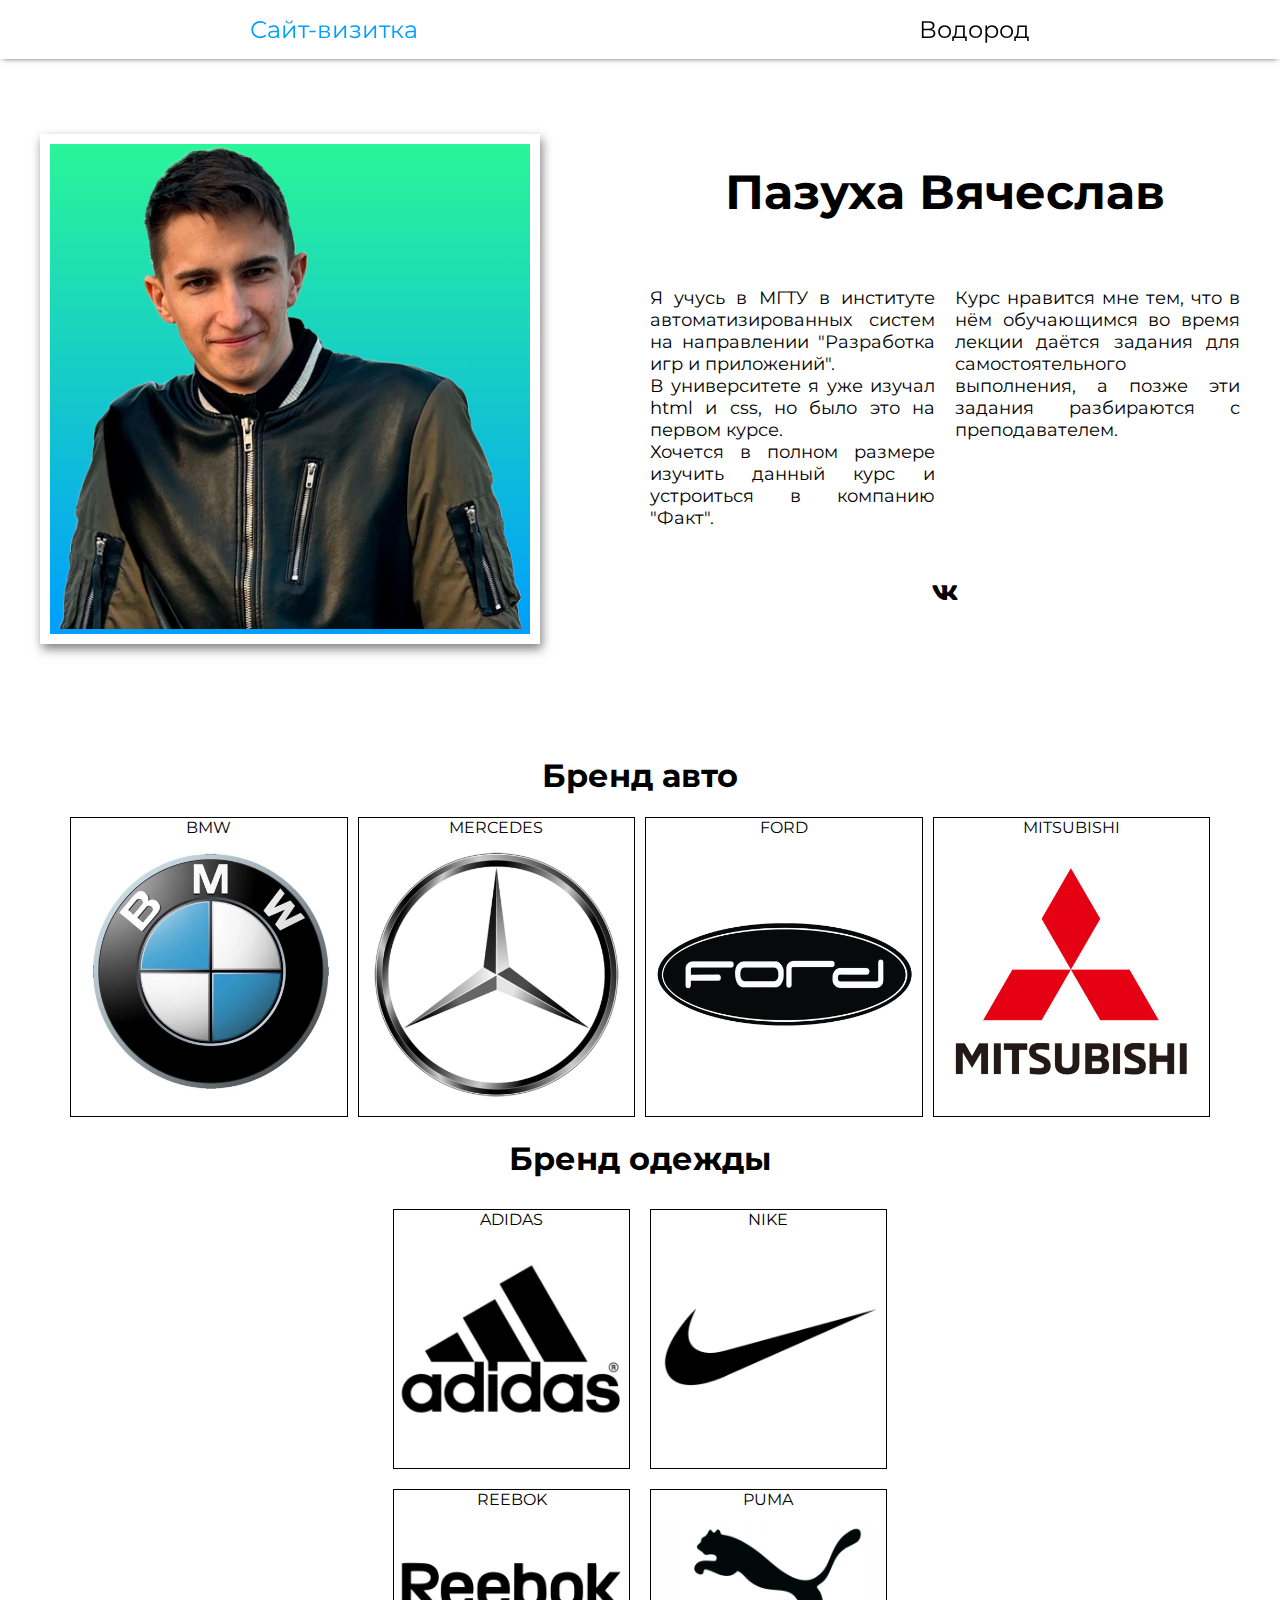
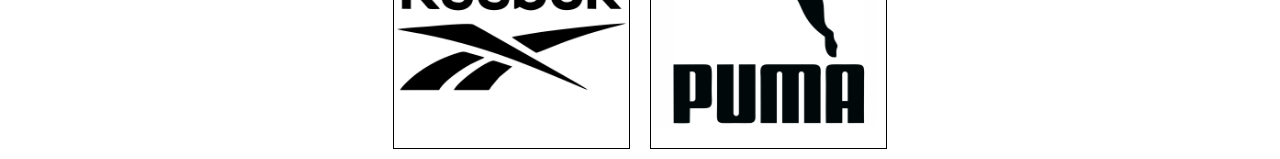
<file: site8/assets/index.html>
<!DOCTYPE html>
<html lang="ru">

<head>
  <title>Сайт-визитка</title>
  <meta charset="UTF-8">
  <meta name="viewport" content="width=device-width, initial-scale=1.0">
  <link rel="stylesheet" href="https://fonts.googleapis.com/css2?family=Montserrat:wght@300;400;500;600;700&display=swap">
  <link rel="stylesheet" href="https://cdn.jsdelivr.net/npm/boxicons@latest/css/boxicons.min.css">
  <link rel="stylesheet" href="styles/style.css">
  <link rel="icon" href="media/foto.png">
</head>

<body>

<header class="header">
  <a href="index.html" class="logo">Сайт-визитка</a>
  <a href="vodorod.html" class="vodorod">Водород</a>
</header>

<main>
<div class="hero1">
  <div class="container hero__container">
    <div class="hero__box">
      <img class="hero__box-img" src="media/me.png" alt="">
    </div>
    <div class="hero__about">
      <h1 class="hero__title">Пазуха Вячеслав</h1>
      <div class="container2">
      <p class="hero__subtitle">
        Я учусь в МГТУ в институте автоматизированных систем на направлении "Разработка игр и приложений".<br>
        В университете я уже изучал html и css, но было это на первом курсе.<br>
        Хочется в полном размере изучить данный курс и устроиться в компанию "Факт".</p>
      <p class="hero__description">
        Курс нравится мне тем, что в нём обучающимся во время лекции даётся задания
        для самостоятельного выполнения, а позже эти задания разбираются с преподавателем.<br>
      </p>
      </div>
      <div class="hero__links">
        <a class="hero__link" href="https://vk.com/real_slavik" target="_blank"><i class='bx bxl-vk'></i></a>
      </div>
    </div>
  </div>
</div>
<br>
<br>
<br>
<br>
  <div><h1 class="car">Бренд авто</h1></div>
  <div class="container3">
    <div class="car1">
      <div class="info1">BMW</div>
      <div class="foto1"><img src="media/bmw.jpg" alt="bmw-logo"></div>
    </div>
    <div class="car2">
      <div class="info2">MERCEDES</div>
      <div class="foto2"><img src="media/mercedes.jpg" alt="mercedes-logo"></div>
    </div>
    <div class="car3">
      <div class="info3">FORD</div>
      <div class="foto3"><img src="media/ford.jpg" alt="ford-logo"></div>
    </div>
    <div class="car4">
      <div class="info4">MITSUBISHI</div>
      <div class="foto4"><img src="media/mitsu.jpg" alt="mitsubishi-logo"></div>
    </div>
  </div>
<div class="hero3">
<div><h1 class="odeshda">Бренд одежды</h1></div>
<div class="container4">
  <div class="odeshda1">
    <div class="info5">ADIDAS</div>
    <div class="foto5" ><img src="media/adidas.jpg" alt="adidas-logo"></div>
  </div>
  <div class="odeshda2">
    <div class="info6">NIKE</div>
    <div class="foto6"><img src="media/nike.jpg" alt="nike-logo"></div>
  </div>
  <br>
  <div class="odeshda3">
    <div class="info7">REEBOK</div>
    <div class="foto7"><img src="media/reebok.jpg" alt="reebok-logo"></div>
  </div>
  <div class="odeshda4">
    <div class="info8">PUMA</div>
    <div class="foto8"><img src="media/puma.jpg" alt="puma-logo"></div>
  </div>
</div>
</div>
</main>

</body>
</html>
</file>
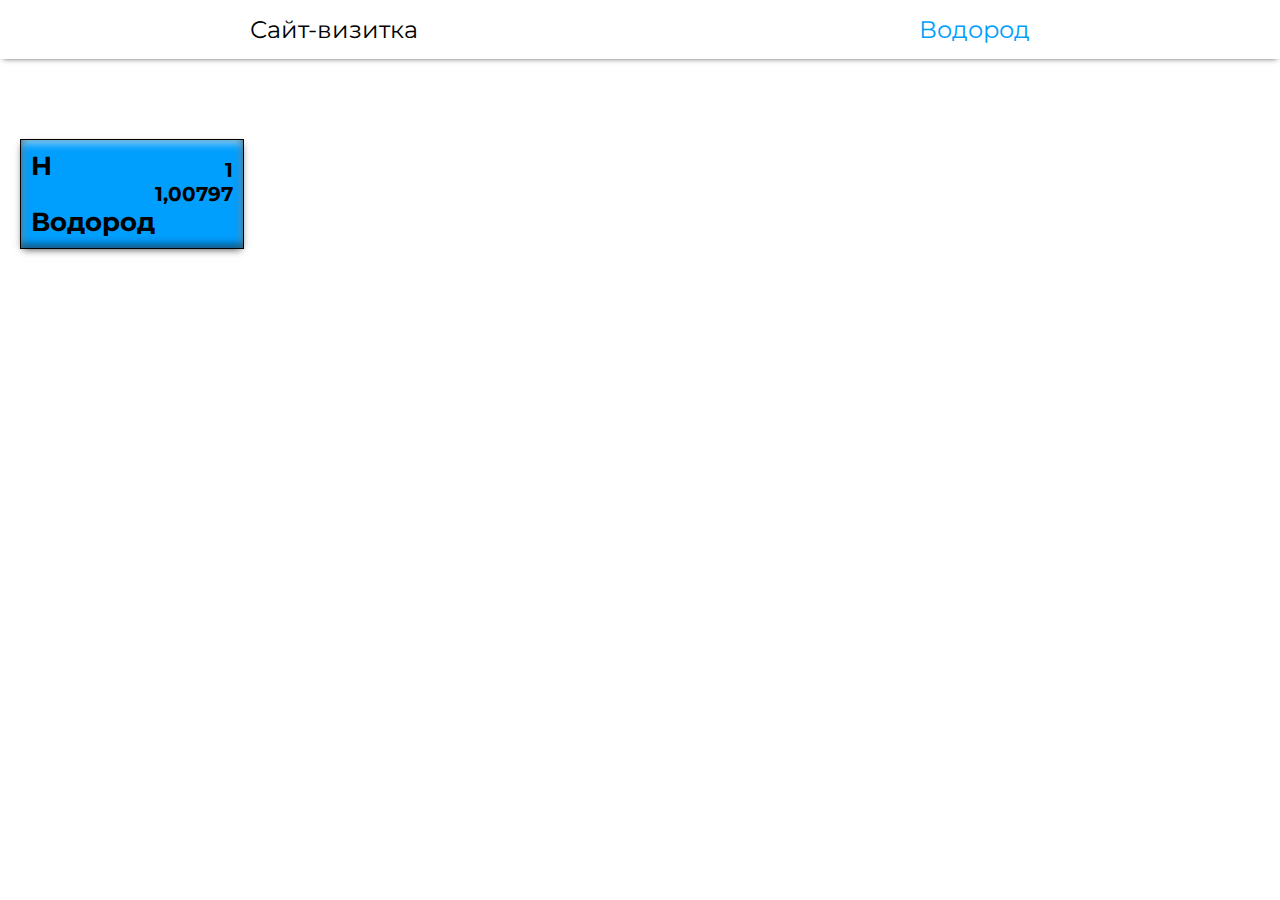
<file: site8/assets/vodorod.html>
<!doctype html>
<html lang="ru">
<head>
    <title>Водород</title>
    <meta charset="utf-8">
    <meta name="viewport" content="width=device-width, initial-scale=1.0">
    <link rel="stylesheet" href="https://fonts.googleapis.com/css2?family=Montserrat:wght@300;400;500;600;700&display=swap">
    <link rel="stylesheet" href="styles/vodorod.css">
    <link rel="icon" href="media/vodo.png">
</head>
<body>
<header class="header">
    <a href="index.html" class="logo">Сайт-визитка</a>
    <a href="vodorod.html" class="vodorod">Водород</a>
</header>
<main>
    <div class="container">
    <div class="cell s-element cell-main">
        <span class="symbol"><strong>H</strong></span>
        <span class="name"><strong>Водород</strong></span>
        <span class="number"><strong>1</strong></span>
        <span class="atomic-mass"><strong>1,00797</strong></span>
    </div>
    </div>
</main>
</body>
</html>
</file>
<file: site8/assets/styles/style.css>
*, ::before, ::after {
  box-sizing: border-box;
}
body {
  margin: 0;
  font-family: 'Montserrat', sans-serif;
}
img {
  max-width: 100%;
  max-height: 100%;
  object-fit: contain;
}
.header{
  width: 100%;
  padding: 15px 0;
  display: flex;
  position: sticky;
  top: 0;
  justify-content: space-around;
  align-items: center;
  font-size: 24px;
  margin-bottom: 60px;
  background-color: white;
  z-index: 100;
  box-shadow: rgba(0,0,0,.8) 0 2px 6px -3px;
}
.vodorod{
  text-decoration: none;
  color: black;
  text-align: center;
}
.logo{
  text-decoration: none;
  color: #009efd;
  text-align: center;
}
.vodorod:hover{
  color: #009efd;
}
.hero1{
  min-height: 60vh;
  display: flex;
  justify-content: center;
  align-items: center;
}
.container{
  display: grid;
  max-width: 1230px;
  width: 100%;
  margin: 0 auto;
  padding: 0 15px;
}
.container2{
  display: grid;
  max-width: 1230px;
  width: 100%;
  margin: 0 auto;
  grid-template-columns: 1fr 1fr;
  text-align: justify;
  grid-gap: 20px;
}
.hero__container{
  display: grid;
  grid-template-columns: repeat(auto-fit, minmax(290px,1fr));
  grid-gap: 20px;
}
.hero__about{
  display: grid;
  flex-direction: column;
  justify-content: center;
}
.hero__title{
  margin-bottom: 20px;
  font-size: 48px;
  line-height: 1.1;
  text-align: center;
}
.hero__subtitle{
  font-size: 18px;
  font-weight: 400;
}
.hero__description{
  font-size: 18px;
  font-weight: 400;
}
.hero__links{
  display: grid;
  justify-content: center;
}
.hero__link{
  font-size:30px;
  color: black;
}
.hero__link:hover{
  color: #009efd;
}
.hero__box{
  max-width: 500px;
  justify-content: center;
  overflow: hidden;
  border:10px solid white;
  background-image: linear-gradient(180deg, #2af598 0%, #009efd 100%);
  animation: ava-animate 6s infinite alternate;
  box-shadow: 2px 5px 10px rgba(0, 0, 0, 0.5  );
  z-index: 0;
  position: relative;
}
.hero__box-img {
  animation: ava-bg 6s infinite alternate;
  padding: 1px;
  z-index: 0;
  position: relative;
}
@keyframes ava-animate {
  0% {
    border-radius: 50% 50% 50% 50% / 50% 50% 50% 50% ;
  }
  40% {
    border-radius: 50% 50% 50% 50% / 77% 24% 76% 23%;
  }
  60% {
    border-radius: 26% 74% 27% 73% / 50% 50% 50% 50% ;
  }
  100% {
    border-radius: 50% 50% 50% 50% / 77% 25% 75% 23% ;
  }
}
@keyframes ava-bg {
  from {
    backdrop-filter: hue-rotate(0);
  }
  to {
    backdrop-filter: hue-rotate(45deg);
  }
}
.container3 {
  display: grid;
  grid-template-columns: 1fr 1fr 1fr 1fr;
  grid-gap:10px ;
  padding: 0 70px;
  justify-content: space-around;
  grid-auto-columns: auto;
  margin-bottom: auto;
}
.car1, .car2, .car3, .car4 {
  color: black;
  text-align: center;
  border: 1px solid black;
}
.car{
  text-align: center;
  color: black;
}
.container4 {
  display: flex;
  justify-content: center;
  flex-wrap: wrap;
  padding: 0 270px;
}
.odeshda{
  text-align: center;
  color: black;
}
.odeshda1, .odeshda2, .odeshda3, .odeshda4{
  color: black;
  text-align: center;
  border: 1px solid black;
  margin: 10px;
  flex-basis: 32%;
}
@media screen and (max-width: 1200px) {
  .container3 {
    grid-template-columns: 1fr 1fr;
  }
  .container4 {
    padding: 0;
  }
  .hero1 {
    padding-top: 50px;
  }
  .hero__container {
    grid-row-gap: 20px;
  }
  .hero__title {
    font-size: 28px;
    margin-bottom: 10px;
  }
  .hero__subtitle {
    font-size: 14px;
  }
  .hero__description {
    font-size: 14px;
  }
  .hero__about {
    text-align: center;
  }
  .hero__links {
    justify-content: center;
  }
  .hero__box {
    max-width: 400px;
    justify-self: center;
  }
  .header{
    font-size: 14px;
    margin-bottom: auto;
  }
}
@media screen and (max-width: 600px) {
  .container3 {
    grid-template-columns: 1fr;
    padding: 10px 50px;
  }
  .container4 {
    padding: 0;
  }
  .hero__box {
    max-width: 350px;
  }
  .odeshda1, .odeshda2, .odeshda3, .odeshda4{
    flex-basis: 75%;
  }
}
</file>
<file: site8/assets/styles/vodorod.css>
*, ::before, ::after {
    box-sizing: border-box;
}
body {
    margin: 0;
    font-family: 'Montserrat', sans-serif;
}
.header{
    width: 100%;
    padding: 15px 0;
    display: flex;
    position: sticky;
    top: 0;
    justify-content: space-around;
    align-items: center;
    font-size: 24px;
    margin-bottom: 60px;
    background-color: white;
    z-index: 100;
    box-shadow: rgba(0,0,0,.8) 0 2px 6px -3px;
}
.vodorod{
    text-decoration: none;
    color: #009efd;
    text-align: center;
}
.logo{
    text-decoration: none;
    color: black;
    text-align: center;
}
.logo:hover{
    color: #009efd;
}
.container{
    display: grid;
    grid-template-columns: repeat(7, 1fr);
    padding: 20px;
}
.cell{
    border: 1px solid black;
    padding: 5px;
}
.symbol{
    display: grid;
    grid-area: symbol;
    font-size: 26px;
}
.name{
    display: grid;
    grid-area: name;
    font-size: 26px;
}
.number{
    grid-area: number;
    justify-content: flex-end;
    align-items: flex-end;
    display: grid;
    font-size: 20px;
}
.atomic-mass{
    grid-area: atomic-mass;
    justify-content: flex-end;
    display: grid;
    font-size: 20px;
}
.cell-main{
    display: grid;
    grid-template-areas:
    "symbol . number"
    ". . atomic-mass"
    "name . ."  ;
    padding: 10px;
    background: #009efd;
    box-shadow:
            inset rgba(0,0,0,.6) 0 -3px 8px,
            inset rgba(252,255,255,.7) 0 3px 8px,
            rgba(0,0,0,.8) 0 3px 8px -3px;
}
.cell-main:hover{
    transition: all 1s ease-in-out;
    border-radius: 15%;
}
@media screen and (max-width: 1200px) {
    .header{
        font-size: 14px;
        margin-bottom: auto;
    }
}
</file>
